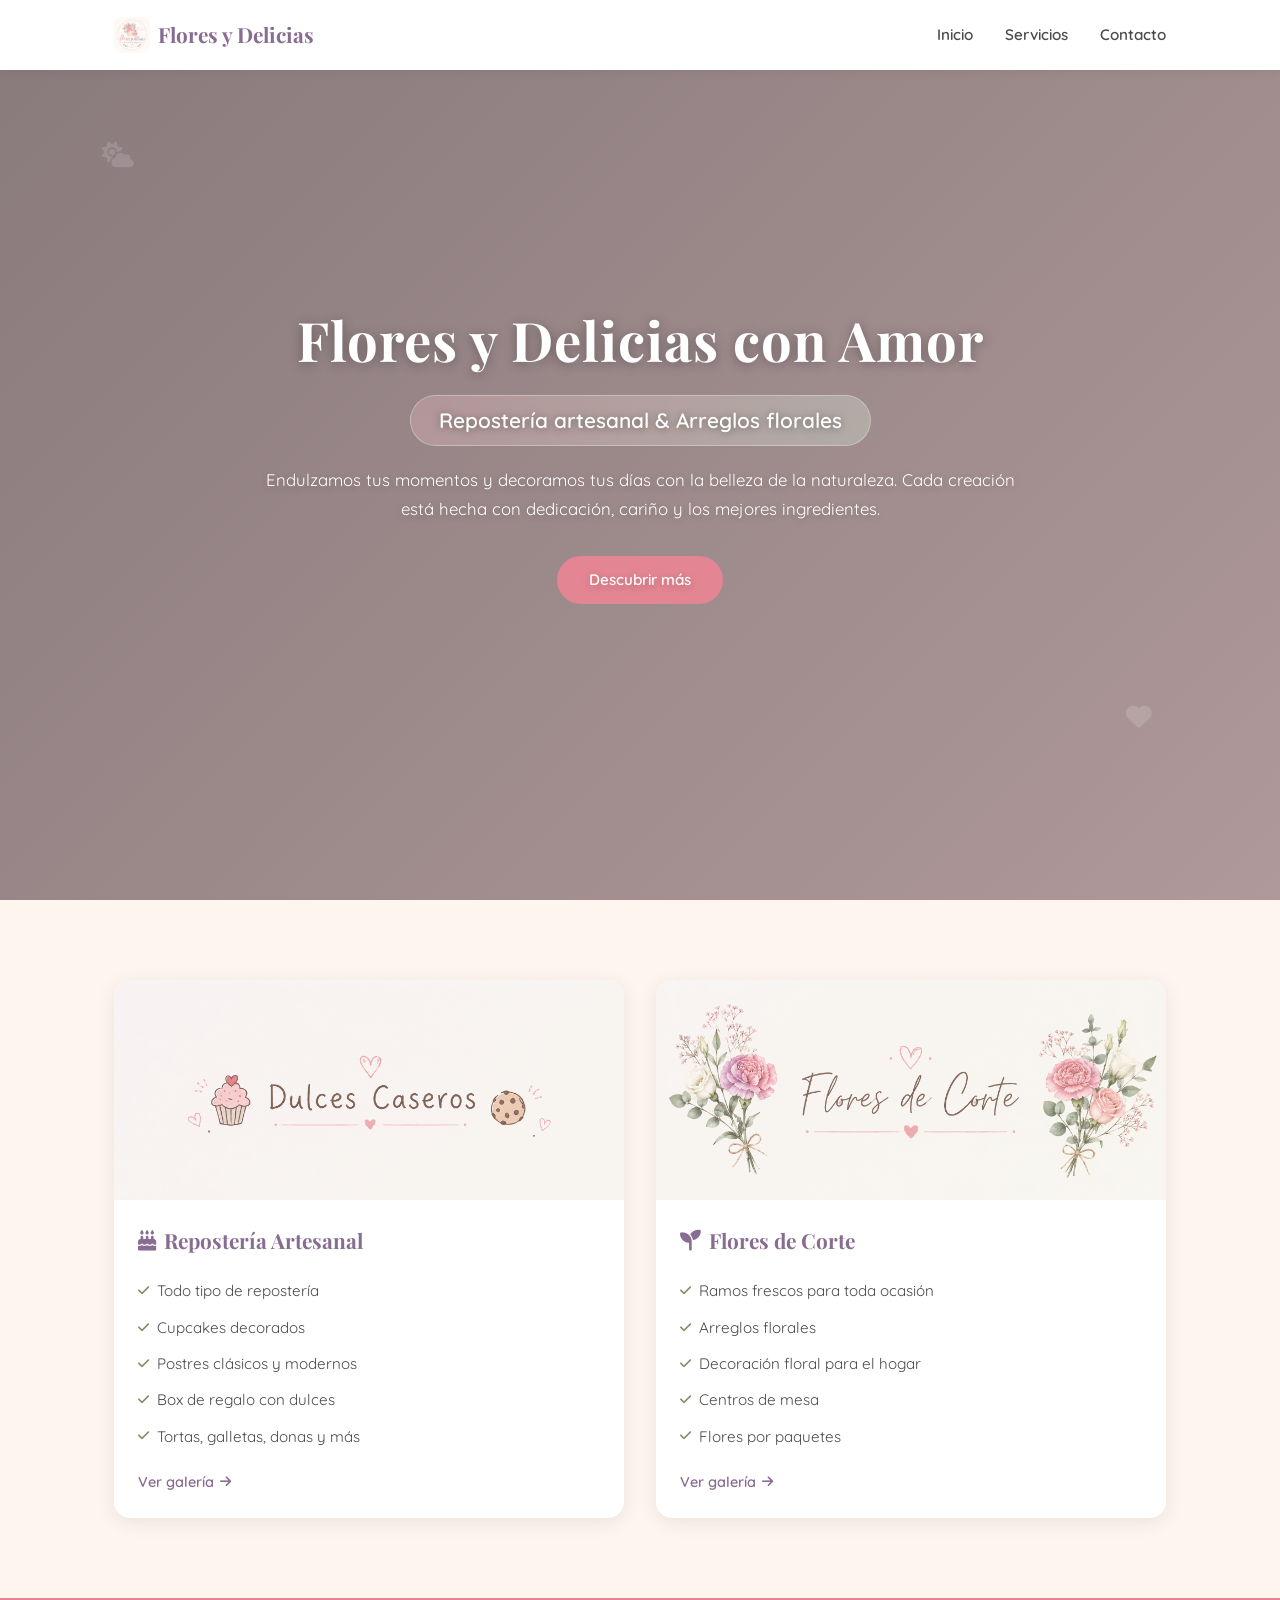
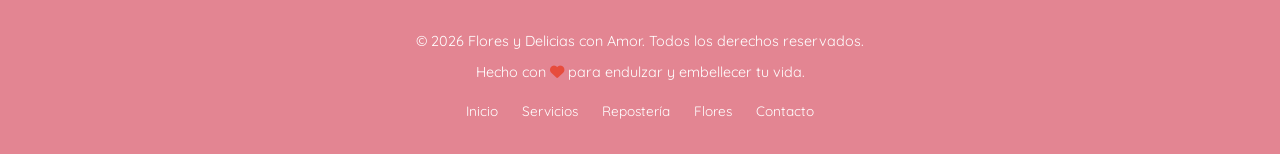
<file: index.html>
<!DOCTYPE html>
<html lang="es">

<head>
    <meta charset="UTF-8">
    <meta name="viewport" content="width=device-width, initial-scale=1.0">
    <title>Flores y Delicias con Amor</title>
    <link rel="stylesheet" href="style.css">
    <link rel="preconnect" href="https://fonts.googleapis.com">
    <link
        href="https://fonts.googleapis.com/css2?family=Playfair+Display:wght@400;700&family=Quicksand:wght@300;400;600&display=swap"
        rel="stylesheet">
    <link rel="stylesheet" href="https://cdnjs.cloudflare.com/ajax/libs/font-awesome/6.5.0/css/all.min.css">
</head>

<body>

    <header class="header">
        <nav class="nav container">
            <a href="index.html" class="nav-logo">
                <img src="img/logo.png" alt="Logo"> Flores y Delicias
            </a>
            <button class="nav-toggle" aria-label="Abrir menú">
                <i class="fas fa-bars"></i>
            </button>
            <ul class="nav-menu">
                <li><a href="index.html" class="nav-link">Inicio</a></li>
                <li><a href="servicios.html" class="nav-link">Servicios</a></li>
                <li><a href="contacto.html" class="nav-link">Contacto</a></li>
            </ul>
        </nav>
    </header>

    <section id="inicio" class="hero">
        <div class="hero-overlay"></div>
        <div class="hero-content container">
            <h1>Flores y Delicias con Amor</h1>
            <p class="hero-subtitle">Repostería artesanal &amp; Arreglos florales</p>
            <p class="hero-desc">Endulzamos tus momentos y decoramos tus días con la belleza de la naturaleza. Cada
                creación está hecha con dedicación, cariño y los mejores ingredientes.</p>
            <a href="servicios.html" class="btn">Descubrir más</a>
        </div>
    </section>


    <section class="section">
        <div class="container">
            <div class="cards">
                <a href="reposteria.html" class="card-link">
                    <div class="card">
                        <div class="card-img">
                            <img src="img/dulces.png" alt="Repostería artesanal">
                        </div>
                        <div class="card-body">
                            <h3><i class="fas fa-birthday-cake"></i> Repostería Artesanal</h3>
                            <ul>
                                <li>Todo tipo de repostería</li>
                                <li>Cupcakes decorados</li>
                                <li>Postres clásicos y modernos</li>
                                <li>Box de regalo con dulces</li>
                                <li>Tortas, galletas, donas y más</li>
                            </ul>
                            <span class="card-cta">Ver galería <i class="fas fa-arrow-right"></i></span>
                        </div>
                    </div>
                </a>
                <a href="flores.html" class="card-link">
                    <div class="card">
                        <div class="card-img">
                            <img src="img/flores.png" alt="Flores de corte">
                        </div>
                        <div class="card-body">
                            <h3><i class="fas fa-seedling"></i> Flores de Corte</h3>
                            <ul>
                                <li>Ramos frescos para toda ocasión</li>
                                <li>Arreglos florales</li>
                                <li>Decoración floral para el hogar</li>
                                <li>Centros de mesa</li>
                                <li>Flores por paquetes</li>
                            </ul>
                            <span class="card-cta">Ver galería <i class="fas fa-arrow-right"></i></span>
                        </div>
                    </div>
                </a>
            </div>

        </div>
    </section>


    <footer class="footer">
        <div class="container footer-content">
            <p>&copy; 2026 Flores y Delicias con Amor. Todos los derechos reservados.</p>
            <p>Hecho con <i class="fas fa-heart"></i> para endulzar y embellecer tu vida.</p>
            <div class="footer-links">
                <a href="index.html">Inicio</a>
                <a href="servicios.html">Servicios</a>
                <a href="reposteria.html">Repostería</a>
                <a href="flores.html">Flores</a>
                <a href="contacto.html">Contacto</a>
            </div>
        </div>
    </footer>

    <script src="script.js"></script>
</body>

</html>
</file>
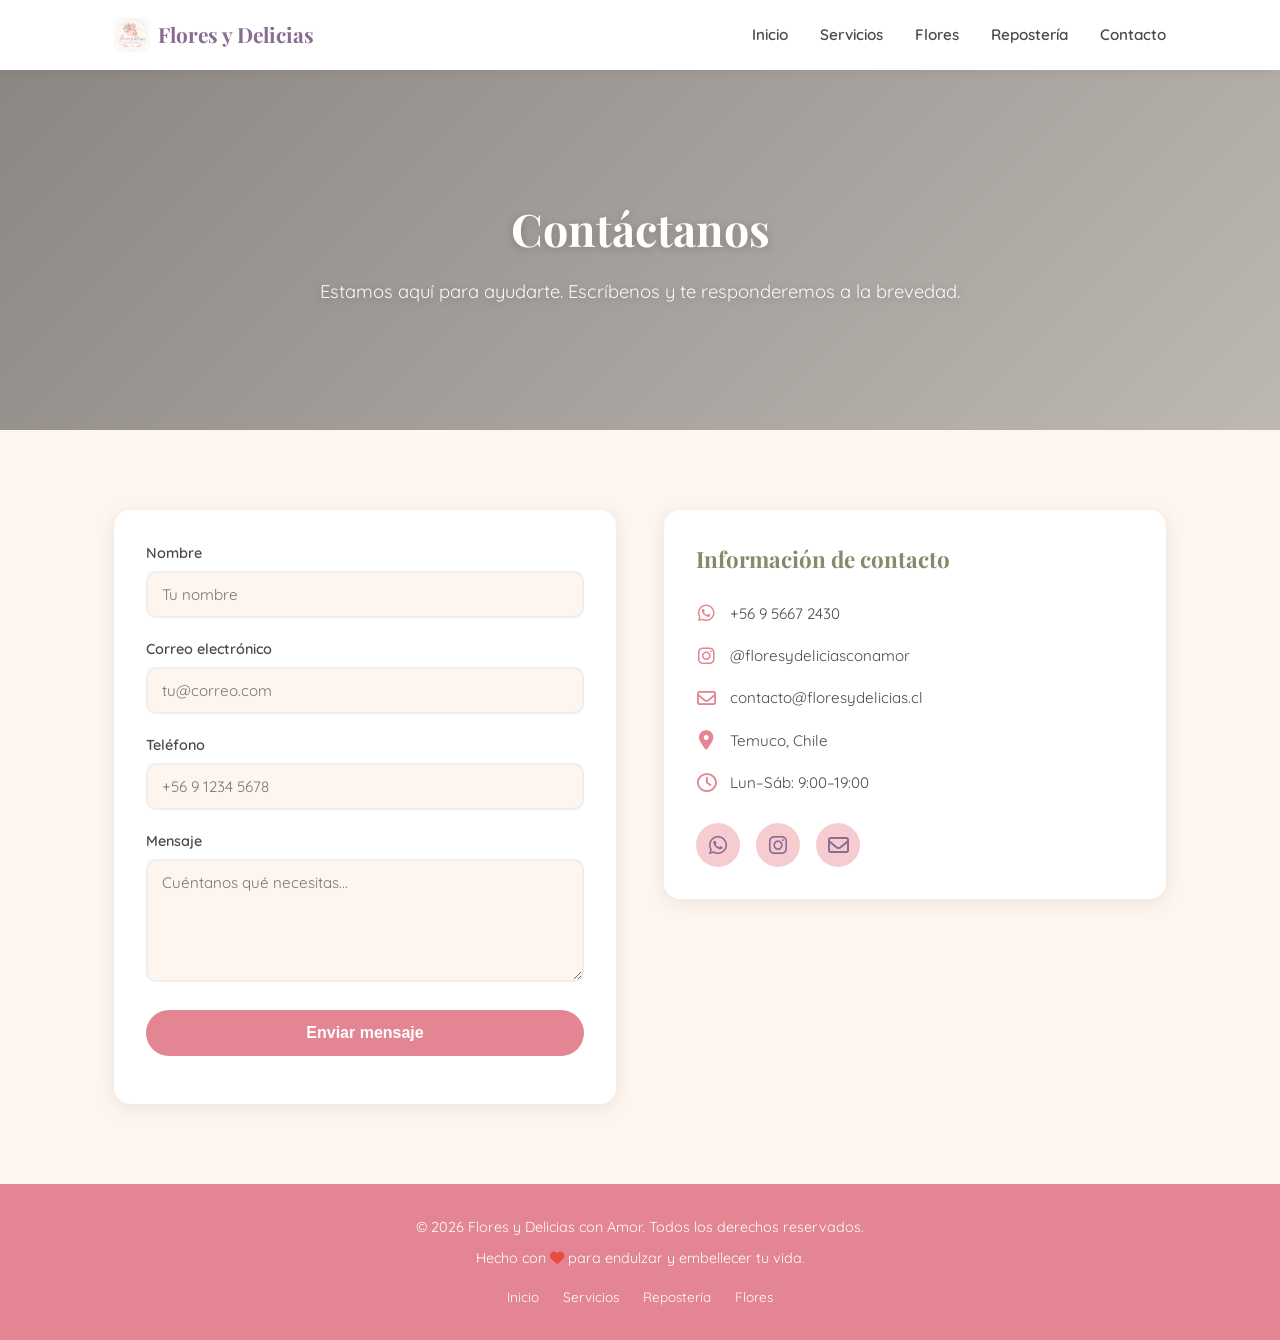
<file: contacto.html>
<!DOCTYPE html>
<html lang="es">

<head>
  <meta charset="UTF-8">
  <meta name="viewport" content="width=device-width, initial-scale=1.0">
  <title>Contacto - Flores y Delicias con Amor</title>
  <link rel="stylesheet" href="style.css">
  <link rel="preconnect" href="https://fonts.googleapis.com">
  <link
    href="https://fonts.googleapis.com/css2?family=Playfair+Display:wght@400;700&family=Quicksand:wght@300;400;600&display=swap"
    rel="stylesheet">
  <link rel="stylesheet" href="https://cdnjs.cloudflare.com/ajax/libs/font-awesome/6.5.0/css/all.min.css">
</head>

<body>

  <header class="header">
    <nav class="nav container">
      <a href="index.html" class="nav-logo">
        <img src="img/logo.png" alt="Logo"> Flores y Delicias
      </a>
      <button class="nav-toggle" aria-label="Abrir menú">
        <i class="fas fa-bars"></i>
      </button>
      <ul class="nav-menu">
        <li><a href="index.html#inicio" class="nav-link">Inicio</a></li>
        <li><a href="servicios.html" class="nav-link">Servicios</a></li>
        <li><a href="flores.html" class="nav-link">Flores</a></li>
        <li><a href="reposteria.html" class="nav-link">Repostería</a></li>
        <li><a href="#contacto" class="nav-link">Contacto</a></li>
      </ul>
    </nav>
  </header>

  <section class="page-hero page-hero-contacto">
    <div class="page-hero-overlay"></div>
    <div class="page-hero-content container">
      <h1>Contáctanos</h1>
      <p>Estamos aquí para ayudarte. Escríbenos y te responderemos a la brevedad.</p>
    </div>
  </section>

  <section id="contacto" class="section">
    <div class="container">
      <div class="contact-wrapper">
        <form id="contact-form" class="contact-form">
          <div class="form-group">
            <label for="nombre">Nombre</label>
            <input type="text" id="nombre" name="nombre" placeholder="Tu nombre" required>
          </div>
          <div class="form-group">
            <label for="email">Correo electrónico</label>
            <input type="email" id="email" name="email" placeholder="tu@correo.com" required>
          </div>
          <div class="form-group">
            <label for="telefono">Teléfono</label>
            <input type="tel" id="telefono" name="telefono" placeholder="+56 9 1234 5678">
          </div>
          <div class="form-group">
            <label for="mensaje">Mensaje</label>
            <textarea id="mensaje" name="mensaje" rows="5" placeholder="Cuéntanos qué necesitas..." required></textarea>
          </div>
          <button type="submit" class="btn btn-submit">Enviar mensaje</button>
          <p id="form-feedback" class="form-feedback"></p>
        </form>
        <div class="contact-info">
          <h3>Información de contacto</h3>
          <div class="info-item">
            <i class="fab fa-whatsapp"></i>
            <span>+56 9 5667 2430</span>
          </div>
          <div class="info-item">
            <i class="fab fa-instagram"></i>
            <span>@floresydeliciasconamor</span>
          </div>
          <div class="info-item">
            <i class="far fa-envelope"></i>
            <span>contacto@floresydelicias.cl</span>
          </div>
          <div class="info-item">
            <i class="fas fa-map-marker-alt"></i>
            <span>Temuco, Chile</span>
          </div>
          <div class="info-item">
            <i class="far fa-clock"></i>
            <span>Lun–Sáb: 9:00–19:00</span>
          </div>
          <div class="info-social">
            <a href="https://wa.me/56956672430" target="_blank" rel="noopener" aria-label="WhatsApp"><i
                class="fab fa-whatsapp"></i></a>
            <a href="https://instagram.com/floresydeliciasconamor" target="_blank" rel="noopener"
              aria-label="Instagram"><i class="fab fa-instagram"></i></a>
            <a href="mailto:contacto@floresydelicias.cl" aria-label="Correo"><i class="far fa-envelope"></i></a>
          </div>
        </div>
      </div>
    </div>
  </section>

  <footer class="footer">
    <div class="container footer-content">
      <p>&copy; 2026 Flores y Delicias con Amor. Todos los derechos reservados.</p>
      <p>Hecho con <i class="fas fa-heart"></i> para endulzar y embellecer tu vida.</p>
      <div class="footer-links">
        <a href="index.html">Inicio</a>
        <a href="servicios.html">Servicios</a>
        <a href="reposteria.html">Repostería</a>
        <a href="flores.html">Flores</a>
      </div>
    </div>
  </footer>

  <script src="script.js"></script>
</body>

</html>
</file>
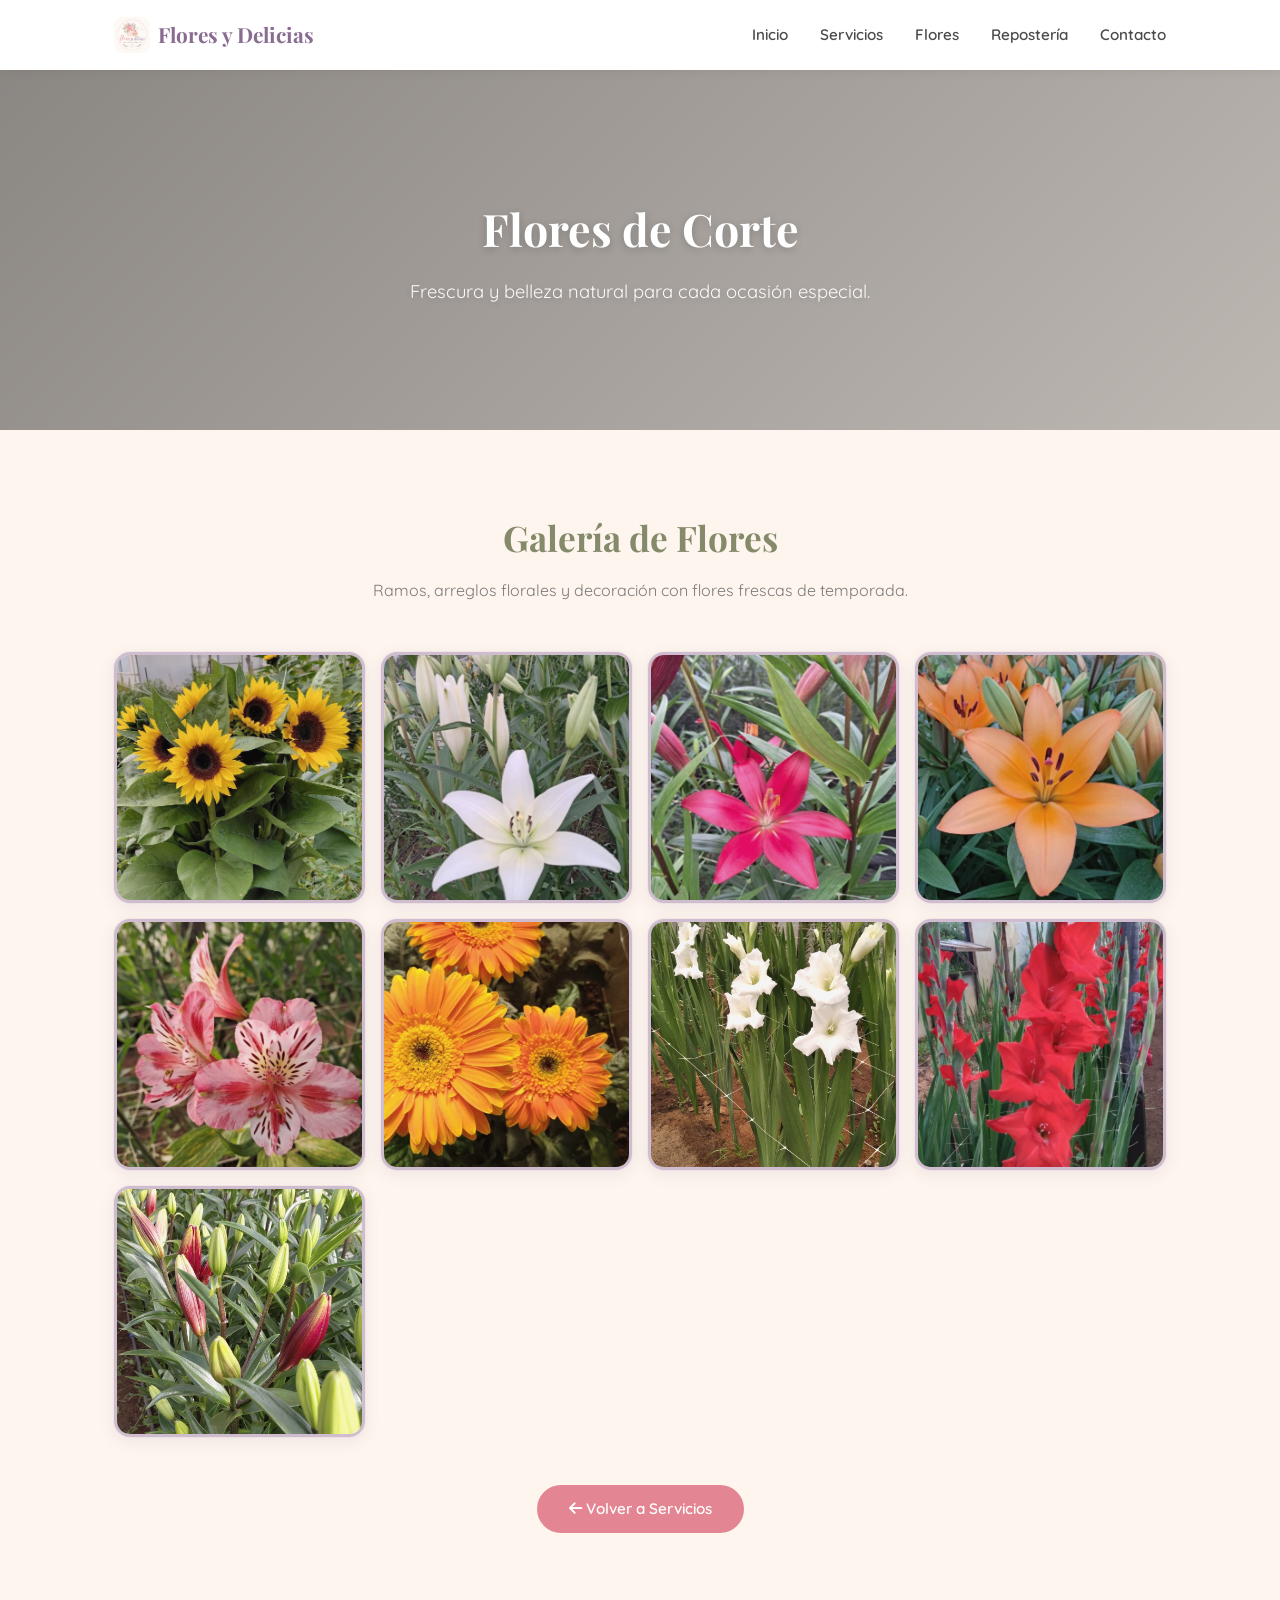
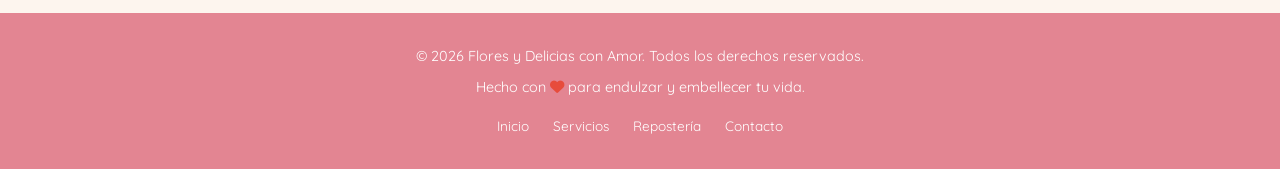
<file: flores.html>
<!DOCTYPE html>
<html lang="es">

<head>
  <meta charset="UTF-8">
  <meta name="viewport" content="width=device-width, initial-scale=1.0">
  <title>Flores de Corte - Flores y Delicias con Amor</title>
  <link rel="stylesheet" href="style.css">
  <link rel="preconnect" href="">
  <link
    href="https://fonts.googleapis.com/css2?family=Playfair+Display:wght@400;700&family=Quicksand:wght@300;400;600&display=swap"
    rel="stylesheet">
  <link rel="stylesheet" href="https://cdnjs.cloudflare.com/ajax/libs/font-awesome/6.5.0/css/all.min.css">
</head>

<body>

  <header class="header">
    <nav class="nav container">
      <a href="index.html" class="nav-logo">
        <img src="img/logo.png" alt="Logo"> Flores y Delicias
      </a>
      <button class="nav-toggle" aria-label="Abrir menú">
        <i class="fas fa-bars"></i>
      </button>
      <ul class="nav-menu">
        <li><a href="index.html#inicio" class="nav-link">Inicio</a></li>
        <li><a href="index.html#servicios" class="nav-link">Servicios</a></li>
        <li><a href="flores.html" class="nav-link">Flores</a></li>
        <li><a href="reposteria.html" class="nav-link">Repostería</a></li>
        <li><a href="contacto.html" class="nav-link">Contacto</a></li>
      </ul>
    </nav>
  </header>

  <section class="page-hero page-hero-flores">
    <div class="page-hero-overlay"></div>
    <div class="page-hero-content container">
      <h1>Flores de Corte</h1>
      <p>Frescura y belleza natural para cada ocasión especial.</p>
    </div>
  </section>

  <section class="section">
    <div class="container">
      <h2 class="section-title">Galería de Flores</h2>
      <p class="section-desc">Ramos, arreglos florales y decoración con flores frescas de temporada.</p>
      <div class="gallery">
        <div class="gallery-item">
          <img src="img/girasol.jpeg" alt="Girasoles">
          <div class="gallery-overlay"><span>Girasoles</span></div>
        </div>
        <div class="gallery-item">
          <img src="img/lilium blanco.jpeg" alt="Lirios blancos">
          <div class="gallery-overlay"><span>Lirios Blancos</span></div>
        </div>
        <div class="gallery-item">
          <img src="img/lilium rojo.jpeg" alt="Lirios rojos">
          <div class="gallery-overlay"><span>Lirios Rojos</span></div>
        </div>
        <div class="gallery-item">
          <img src="img/lilium naranjo.jpeg" alt="Lirios naranjos">
          <div class="gallery-overlay"><span>Lirios Naranjos</span></div>
        </div>
        <div class="gallery-item">
          <img src="img/astromelia.jpeg" alt="Astromelias">
          <div class="gallery-overlay"><span>Astromelias</span></div>
        </div>
        <div class="gallery-item">
          <img src="img/gerbera.jpeg" alt="Gerberas">
          <div class="gallery-overlay"><span>Gerberas</span></div>
        </div>
        <div class="gallery-item">
          <img src="img/gladeolo blanco.jpeg" alt="Gladiolos blancos">
          <div class="gallery-overlay"><span>Gladiolos Blancos</span></div>
        </div>
        <div class="gallery-item">
          <img src="img/gladeolo rojo.jpeg" alt="Gladiolos rojos">
          <div class="gallery-overlay"><span>Gladiolos Rojos</span></div>
        </div>
        <div class="gallery-item">
          <img src="img/lilium.jpeg" alt="Lirios variados">
          <div class="gallery-overlay"><span>Lirios Variados</span></div>
        </div>
      </div>
      <div class="back-link">
        <a href="index.html#servicios" class="btn"><i class="fas fa-arrow-left"></i> Volver a Servicios</a>
      </div>
    </div>
  </section>

  <footer class="footer">
    <div class="container footer-content">
      <p>&copy; 2026 Flores y Delicias con Amor. Todos los derechos reservados.</p>
      <p>Hecho con <i class="fas fa-heart"></i> para endulzar y embellecer tu vida.</p>
      <div class="footer-links">
        <a href="index.html">Inicio</a>
        <a href="index.html#servicios">Servicios</a>
        <a href="reposteria.html">Repostería</a>
        <a href="contacto.html">Contacto</a>
      </div>
    </div>
  </footer>

  <script src="script.js"></script>
</body>

</html>
</file>
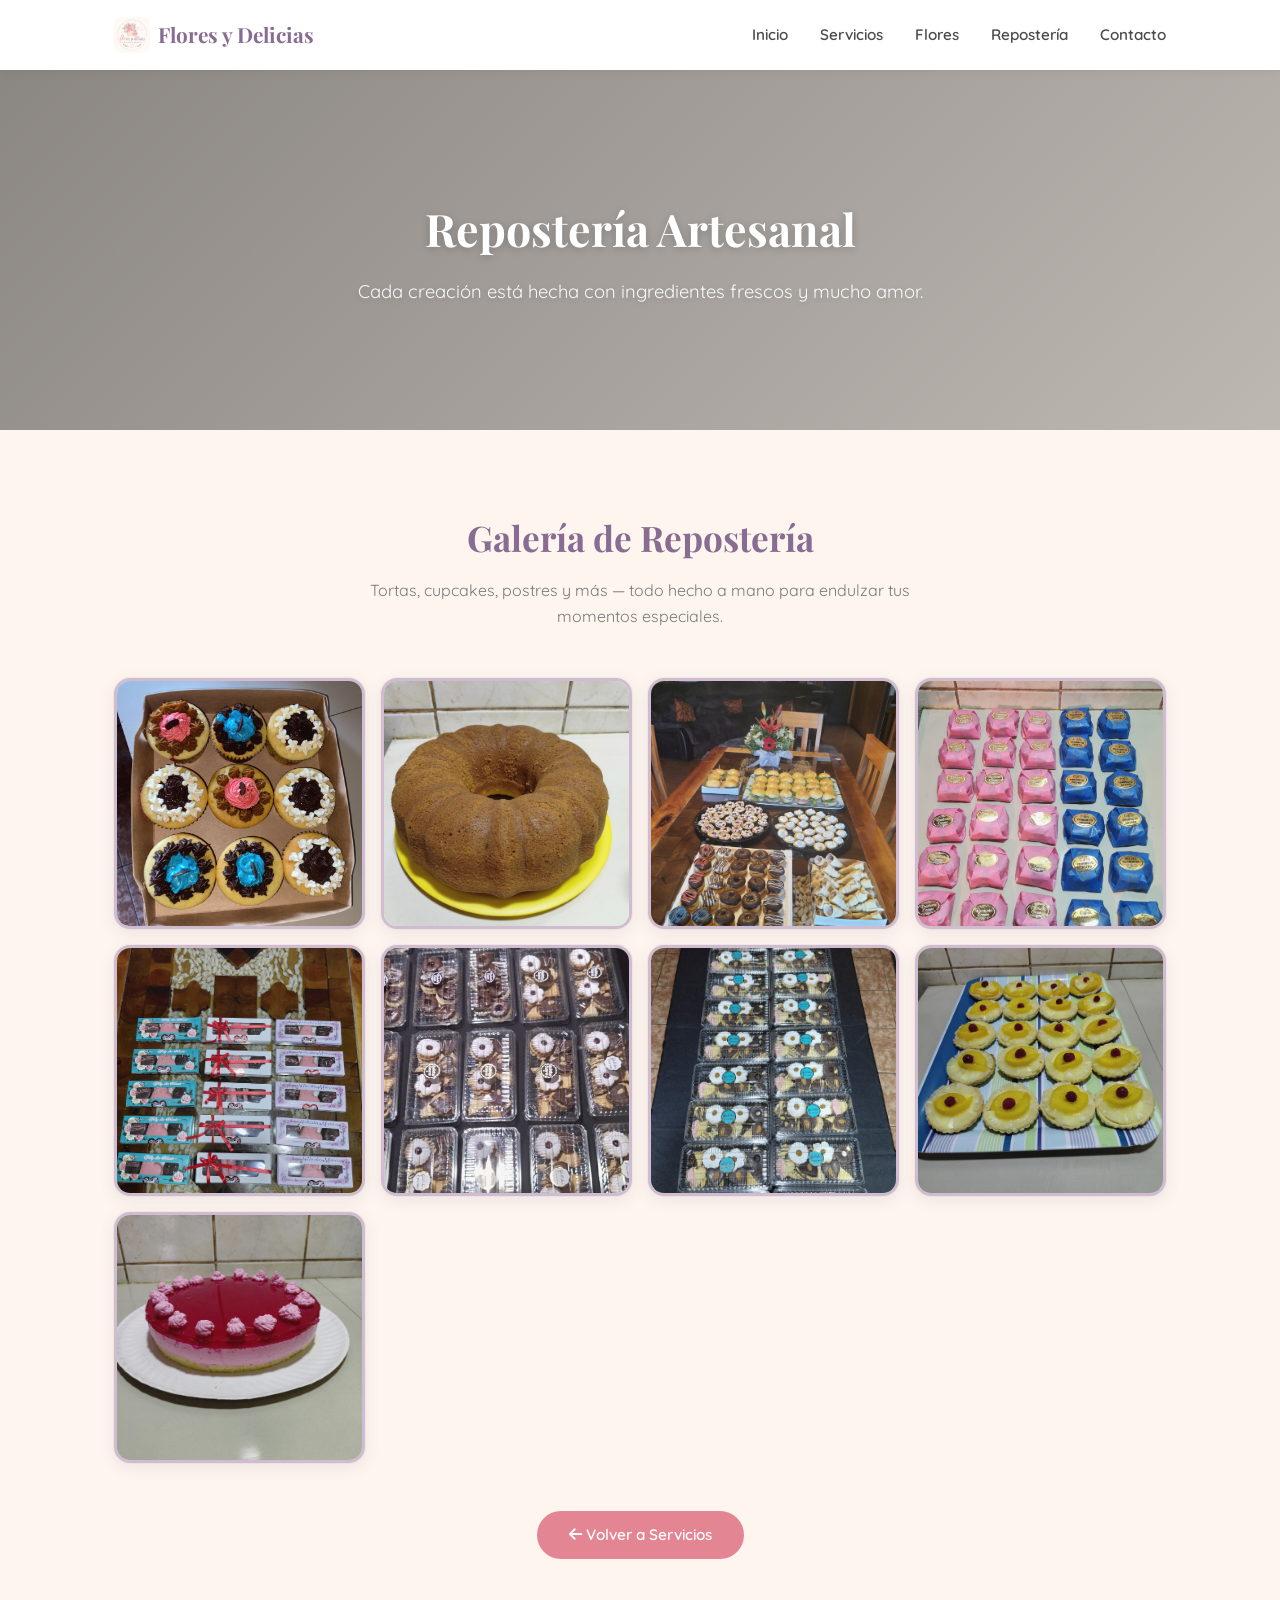
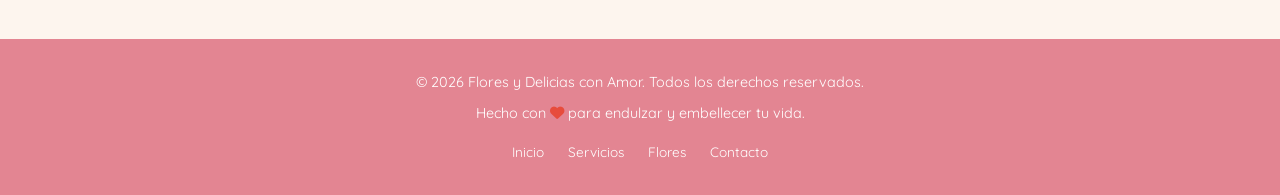
<file: reposteria.html>
<!DOCTYPE html>
<html lang="es">

<head>
  <meta charset="UTF-8">
  <meta name="viewport" content="width=device-width, initial-scale=1.0">
  <title>Repostería Artesanal - Flores y Delicias con Amor</title>
  <link rel="stylesheet" href="style.css">
  <link rel="preconnect" href="https://fonts.googleapis.com">
  <link
    href="https://fonts.googleapis.com/css2?family=Playfair+Display:wght@400;700&family=Quicksand:wght@300;400;600&display=swap"
    rel="stylesheet">
  <link rel="stylesheet" href="https://cdnjs.cloudflare.com/ajax/libs/font-awesome/6.5.0/css/all.min.css">
</head>

<body>

  <header class="header">
    <nav class="nav container">
      <a href="index.html" class="nav-logo">
        <img src="img/logo.png" alt="Logo"> Flores y Delicias
      </a>
      <button class="nav-toggle" aria-label="Abrir menú">
        <i class="fas fa-bars"></i>
      </button>
      <ul class="nav-menu">
        <li><a href="index.html#inicio" class="nav-link">Inicio</a></li>
        <li><a href="servicios.html" class="nav-link">Servicios</a></li>
        <li><a href="flores.html" class="nav-link">Flores</a></li>
        <li><a href="reposteria.html" class="nav-link">Repostería</a></li>
        <li><a href="contacto.html" class="nav-link">Contacto</a></li>
      </ul>
    </nav>
  </header>

  <section class="page-hero page-hero-reposteria">
    <div class="page-hero-overlay"></div>
    <div class="page-hero-content container">
      <h1>Repostería Artesanal</h1>
      <p>Cada creación está hecha con ingredientes frescos y mucho amor.</p>
    </div>
  </section>

  <section class="section">
    <div class="container">
      <h2 class="section-title" id="galeria-reposteria">Galería de Repostería</h2>
      <p class="section-desc">Tortas, cupcakes, postres y más — todo hecho a mano para endulzar tus momentos especiales.
      </p>
      <div class="gallery">
        <div class="gallery-item">
          <img src="img/cupcake.jpg" alt="cupcakes">
          <div class="gallery-overlay"><span>Cupcakes</span></div>
        </div>
        <div class="gallery-item">
          <img src="img/queque.jpeg" alt="Queque">
          <div class="gallery-overlay"><span>Queques</span></div>
        </div>
        <div class="gallery-item">
          <img src="img/dulces.jpeg" alt="Dulces artesanales">
          <div class="gallery-overlay"><span>Dulces Artesanales</span></div>
        </div>
        <div class="gallery-item">
          <img src="img/alfajores.jpeg" alt="Alfajores">
          <div class="gallery-overlay"><span>Alfajores</span></div>
        </div>
        <div class="gallery-item">
          <img src="img/cajita1.jpeg" alt="Box de regalo">
          <div class="gallery-overlay"><span>Box de Regalo</span></div>
        </div>
        <div class="gallery-item">
          <img src="img/cajita2.jpeg" alt="Cajita decorada">
          <div class="gallery-overlay"><span>Cajitas Decoradas</span></div>
        </div>
        <div class="gallery-item">
          <img src="img/cajita3.jpeg" alt="Cajita mix">
          <div class="gallery-overlay"><span>Cajitas Mix</span></div>
        </div>
        <div class="gallery-item">
          <img src="img/tartaleta.jpeg" alt="Tartaleta">
          <div class="gallery-overlay"><span>Tartaletas</span></div>
        </div>
        <div class="gallery-item">
          <img src="img/torta.jpeg" alt="Tortas especiales">
          <div class="gallery-overlay"><span>Tortas Especiales</span></div>
        </div>
      </div>
      <div class="back-link">
        <a href="servicios.html" class="btn"><i class="fas fa-arrow-left"></i> Volver a Servicios</a>
      </div>
    </div>
  </section>

  <footer class="footer">
    <div class="container footer-content">
      <p>&copy; 2026 Flores y Delicias con Amor. Todos los derechos reservados.</p>
      <p>Hecho con <i class="fas fa-heart"></i> para endulzar y embellecer tu vida.</p>
      <div class="footer-links">
        <a href="index.html">Inicio</a>
        <a href="servicios.html">Servicios</a>
        <a href="flores.html">Flores</a>
        <a href="contacto.html">Contacto</a>
      </div>
    </div>
  </footer>

  <script src="script.js"></script>
</body>

</html>
</file>
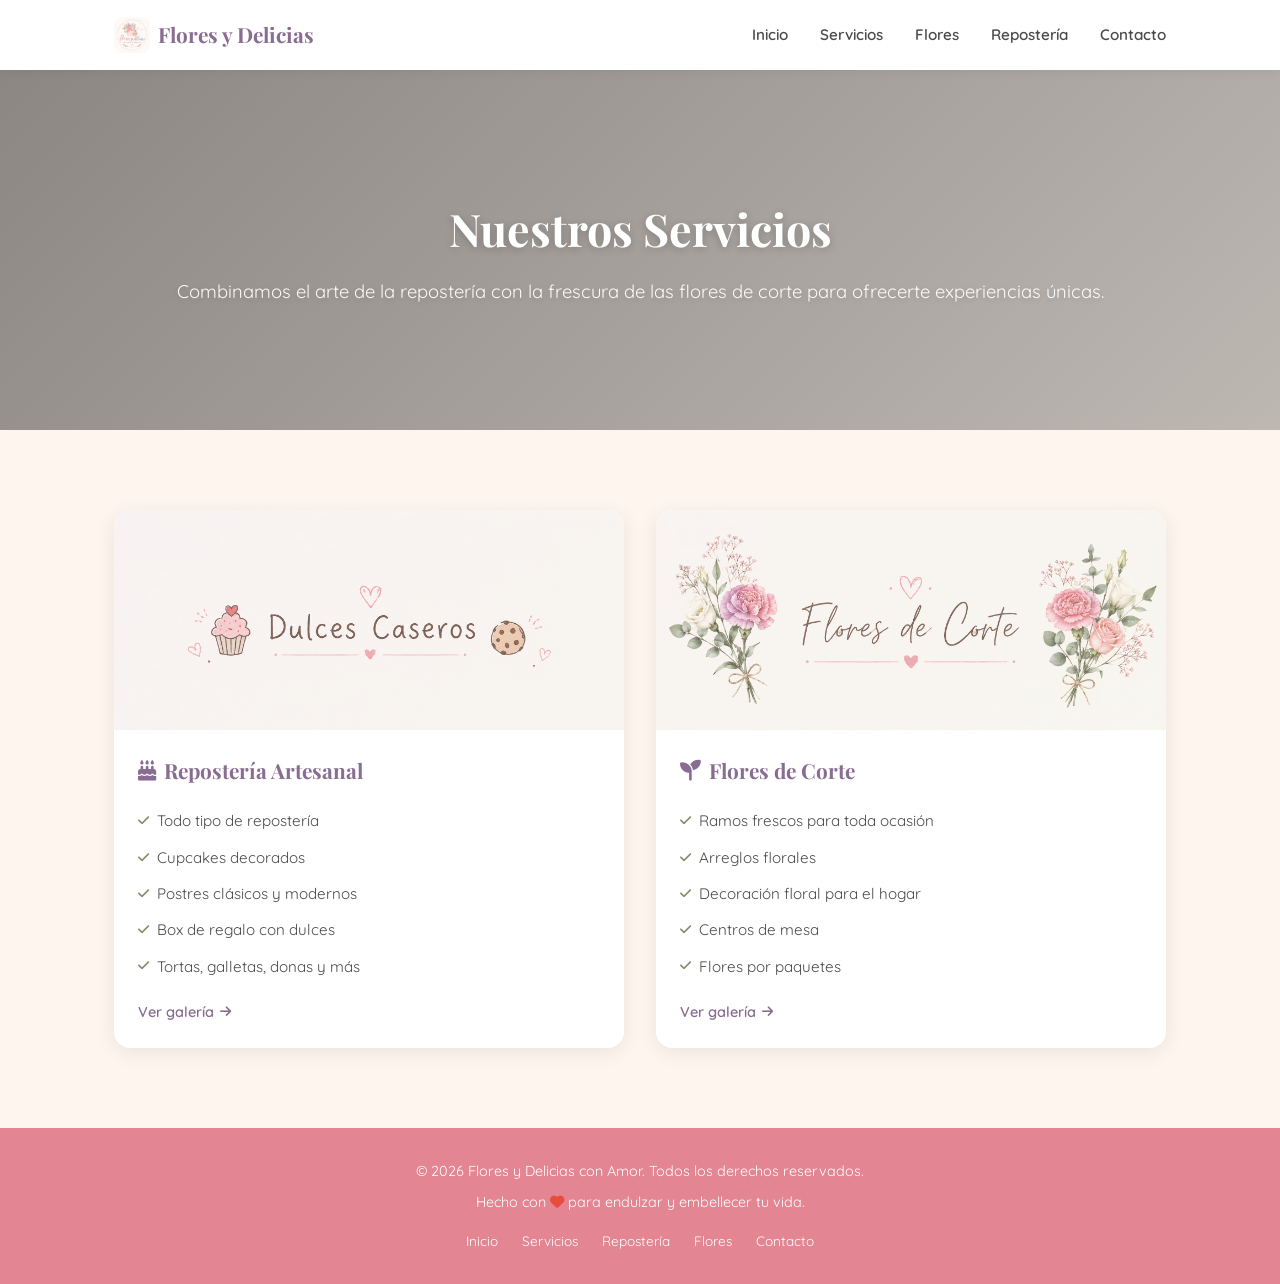
<file: servicios.html>
<!DOCTYPE html>
<html lang="es">

<head>
  <meta charset="UTF-8">
  <meta name="viewport" content="width=device-width, initial-scale=1.0">
  <title>Servicios - Flores y Delicias con Amor</title>
  <link rel="stylesheet" href="style.css">
  <link rel="preconnect" href="https://fonts.googleapis.com">
  <link
    href="https://fonts.googleapis.com/css2?family=Playfair+Display:wght@400;700&family=Quicksand:wght@300;400;600&display=swap"
    rel="stylesheet">
  <link rel="stylesheet" href="https://cdnjs.cloudflare.com/ajax/libs/font-awesome/6.5.0/css/all.min.css">
</head>

<body>

  <header class="header">
    <nav class="nav container">
      <a href="index.html" class="nav-logo">
        <img src="img/logo.png" alt="Logo"> Flores y Delicias
      </a>
      <button class="nav-toggle" aria-label="Abrir menú">
        <i class="fas fa-bars"></i>
      </button>
      <ul class="nav-menu">
        <li><a href="index.html" class="nav-link">Inicio</a></li>
        <li><a href="servicios.html" class="nav-link">Servicios</a></li>
        <li><a href="flores.html" class="nav-link">Flores</a></li>
        <li><a href="reposteria.html" class="nav-link">Repostería</a></li>
        <li><a href="contacto.html" class="nav-link">Contacto</a></li>
      </ul>
    </nav>
  </header>

  <section class="page-hero page-hero-servicios">
    <div class="page-hero-overlay"></div>
    <div class="page-hero-content container">
      <h1>Nuestros Servicios</h1>
      <p>Combinamos el arte de la repostería con la frescura de las flores de corte para ofrecerte experiencias únicas.
      </p>
    </div>
  </section>

  <section class="section">
    <div class="container">
      <div class="cards">
        <a href="reposteria.html" class="card-link">
          <div class="card">
            <div class="card-img">
              <img src="img/dulces.png" alt="Repostería artesanal">
            </div>
            <div class="card-body">
              <h3><i class="fas fa-birthday-cake"></i> Repostería Artesanal</h3>
              <ul>
                <li>Todo tipo de repostería</li>
                <li>Cupcakes decorados</li>
                <li>Postres clásicos y modernos</li>
                <li>Box de regalo con dulces</li>
                <li>Tortas, galletas, donas y más</li>
              </ul>
              <span class="card-cta">Ver galería <i class="fas fa-arrow-right"></i></span>
            </div>
          </div>
        </a>
        <a href="flores.html" class="card-link">
          <div class="card">
            <div class="card-img">
              <img src="img/flores.png" alt="Flores de corte">
            </div>
            <div class="card-body">
              <h3><i class="fas fa-seedling"></i> Flores de Corte</h3>
              <ul>
                <li>Ramos frescos para toda ocasión</li>
                <li>Arreglos florales</li>
                <li>Decoración floral para el hogar</li>
                <li>Centros de mesa</li>
                <li>Flores por paquetes</li>
              </ul>
              <span class="card-cta">Ver galería <i class="fas fa-arrow-right"></i></span>
            </div>
          </div>
        </a>
      </div>
    </div>
  </section>

  <footer class="footer">
    <div class="container footer-content">
      <p>&copy; 2026 Flores y Delicias con Amor. Todos los derechos reservados.</p>
      <p>Hecho con <i class="fas fa-heart"></i> para endulzar y embellecer tu vida.</p>
      <div class="footer-links">
        <a href="index.html">Inicio</a>
        <a href="servicios.html">Servicios</a>
        <a href="reposteria.html">Repostería</a>
        <a href="flores.html">Flores</a>
        <a href="contacto.html">Contacto</a>
      </div>
    </div>
  </footer>

  <script src="script.js"></script>
</body>

</html>
</file>
<file: style.css>
*,
*::before,
*::after {
    margin: 0;
    padding: 0;
    box-sizing: border-box;
}

:root {
    --mauve-oscuro: #684771;
    --mauve: #886C91;
    --mauve-claro: #CFBDCF;
    --sage: #858A6A;
    --sage-claro: #C1C4AA;
    --rosa: #E38592;
    --rosa-claro: #F6CCD0;
    --crema: #FDF5EE;
    --texto: #4a4a4a;
    --texto-claro: #7a7a7a;
    --blanco: #ffffff;
    --sombra: 0 4px 20px rgba(0, 0, 0, 0.08);
    --radio: 16px;
    --transicion: 0.3s ease;
}

html {
    scroll-behavior: smooth;
}

body {
    font-family: 'Quicksand', sans-serif;
    color: var(--texto);
    background-color: var(--crema);
    line-height: 1.6;
}

h1,
h2,
h3 {
    font-family: 'Playfair Display', serif;
    font-weight: 700;
}

img {
    max-width: 100%;
    height: auto;
    display: block;
}

a {
    text-decoration: none;
    color: inherit;
}

ul {
    list-style: none;
}

.container {
    max-width: 1100px;
    margin: 0 auto;
    padding: 0 24px;
}

/* ===== HEADER / NAV ===== */
.header {
    position: fixed;
    top: 0;
    left: 0;
    width: 100%;
    background: var(--blanco);
    box-shadow: 0 2px 10px rgba(0, 0, 0, 0.06);
    z-index: 1000;
}

.nav {
    display: flex;
    justify-content: space-between;
    align-items: center;
    height: 70px;
}

.nav-logo {
    font-family: 'Playfair Display', serif;
    font-size: 1.3rem;
    font-weight: 700;
    color: var(--mauve);
    display: flex;
    align-items: center;
    gap: 8px;
}

.nav-logo img {
    height: 36px;
    width: auto;
    border-radius: 8px;
}

.nav-menu {
    display: flex;
    gap: 32px;
}

.nav-link {
    font-weight: 600;
    font-size: 0.95rem;
    color: var(--texto);
    transition: color var(--transicion);
    position: relative;
}

.nav-link::after {
    content: '';
    position: absolute;
    bottom: -4px;
    left: 0;
    width: 0;
    height: 2px;
    background: var(--rosa);
    transition: width var(--transicion);
}

.nav-link:hover {
    color: var(--mauve);
}

.nav-link:hover::after {
    width: 100%;
}

.nav-toggle {
    display: none;
    background: none;
    border: none;
    font-size: 1.5rem;
    color: var(--texto);
    cursor: pointer;
    padding: 10px;
    min-width: 44px;
    min-height: 44px;
    align-items: center;
    justify-content: center;
}

/* ===== HERO ===== */
.hero {
    position: relative;
    min-height: 100vh;
    display: flex;
    align-items: center;
    justify-content: center;
    text-align: center;
    background: url('https://images.unsplash.com/photo-1561181286-d3fee7d55364?w=1600&q=80') center / cover no-repeat;
    margin-top: 0;
    animation: heroZoom 12s ease-in-out infinite alternate;
}

@keyframes heroZoom {
    0% {
        background-size: 100%;
    }

    100% {
        background-size: 110%;
    }
}

.hero-overlay {
    position: absolute;
    inset: 0;
    background: linear-gradient(135deg, rgba(40, 20, 30, 0.55), rgba(80, 40, 50, 0.45));
}

.hero-content {
    position: relative;
    z-index: 1;
    color: var(--blanco);
    max-width: 800px;
    text-shadow: 0 2px 8px rgba(0, 0, 0, 0.2);
}

.hero::before,
.hero::after {
    content: '\f004';
    font-family: 'Font Awesome 6 Free';
    font-weight: 900;
    position: absolute;
    z-index: 1;
    font-size: 1.6rem;
    opacity: 0.15;
    color: #fff;
    animation: floatDecor 6s ease-in-out infinite;
    pointer-events: none;
}

.hero::before {
    top: 15%;
    left: 8%;
    animation-delay: 0s;
    content: '\f6c4';
}

.hero::after {
    bottom: 18%;
    right: 10%;
    animation-delay: 3s;
    content: '\f004';
}

@keyframes floatDecor {

    0%,
    100% {
        transform: translateY(0) rotate(0deg);
        opacity: 0.15;
    }

    50% {
        transform: translateY(-20px) rotate(8deg);
        opacity: 0.25;
    }
}

.hero-content h1 {
    font-size: 3.4rem;
    margin-bottom: 12px;
    letter-spacing: 1px;
    text-shadow: 0 2px 12px rgba(0, 0, 0, 0.3);
    animation: fadeInUp 0.8s ease-out;
}

.hero-subtitle {
    font-size: 1.3rem;
    font-weight: 600;
    margin-bottom: 20px;
    display: inline-block;
    padding: 8px 28px;
    background: linear-gradient(135deg, rgba(232, 180, 184, 0.35), rgba(212, 233, 214, 0.35));
    backdrop-filter: blur(4px);
    border-radius: 50px;
    border: 1px solid rgba(255, 255, 255, 0.3);
    color: #fff;
    text-shadow: 0 1px 8px rgba(0, 0, 0, 0.4);
    animation: fadeInUp 0.8s ease-out 0.15s backwards;
}

@keyframes fadeInUp {
    from {
        opacity: 0;
        transform: translateY(20px);
    }

    to {
        opacity: 1;
        transform: translateY(0);
    }
}

.hero-desc {
    font-size: 1.05rem;
    line-height: 1.7;
    margin-bottom: 32px;
    animation: fadeInUp 0.8s ease-out 0.3s backwards;
}

.hero-content .btn {
    animation: fadeInUp 0.8s ease-out 0.45s backwards;
}

/* ===== BUTTONS ===== */
.btn {
    display: inline-block;
    padding: 12px 32px;
    background: var(--rosa);
    color: var(--blanco);
    border-radius: 50px;
    font-weight: 600;
    font-size: 0.95rem;
    border: none;
    cursor: pointer;
    transition: background var(--transicion), transform var(--transicion);
}

.btn:hover {
    background: var(--mauve);
    transform: translateY(-2px);
}

/* ===== SECTIONS ===== */
.section {
    padding: 80px 0;
}

.section-alt {
    background: var(--rosa-claro);
}

.section-title {
    text-align: center;
    font-size: 2.2rem;
    color: var(--sage);
    margin-bottom: 12px;
}

#galeria-reposteria {
    color: var(--mauve);
}

.section-desc {
    text-align: center;
    color: var(--texto-claro);
    max-width: 600px;
    margin: 0 auto 48px;
    font-size: 1rem;
}

/* ===== CARDS ===== */
.cards {
    display: grid;
    grid-template-columns: repeat(auto-fit, minmax(300px, 1fr));
    gap: 32px;
}

.card {
    background: var(--blanco);
    border-radius: var(--radio);
    overflow: hidden;
    box-shadow: var(--sombra);
    transition: transform var(--transicion), box-shadow var(--transicion);
}

.card:hover {
    transform: translateY(-6px);
    box-shadow: 0 8px 30px rgba(0, 0, 0, 0.12);
}

.card-img {
    height: 220px;
    overflow: hidden;
    position: relative;
}

.card-img::after {
    content: '';
    position: absolute;
    inset: 0;
    background: linear-gradient(135deg, rgba(136, 108, 145, 0.06), rgba(133, 138, 106, 0.06));
    z-index: 1;
    pointer-events: none;
    transition: opacity 0.3s ease;
}

.card:hover .card-img::after {
    opacity: 0;
}

.card-img img {
    width: 100%;
    height: 100%;
    object-fit: cover;
    transition: transform 0.5s ease, filter 0.4s ease;
    filter: saturate(0.9) brightness(1.02);
}

.card:hover .card-img img {
    transform: scale(1.08);
    filter: saturate(1.05) brightness(1.05);
}

.card-body {
    padding: 24px;
}

.card-body h3 {
    font-size: 1.3rem;
    margin-bottom: 16px;
    color: var(--mauve);
    display: flex;
    align-items: center;
    gap: 8px;
}

.card-body li {
    padding: 6px 0;
    font-size: 0.95rem;
    display: flex;
    align-items: center;
    gap: 8px;
}

.card-body li::before {
    content: '\f00c';
    font-family: 'Font Awesome 6 Free';
    font-weight: 900;
    color: var(--sage);
    font-size: 0.8rem;
}

.card-link {
    display: block;
    color: inherit;
}

.card-link:hover .card {
    transform: translateY(-6px);
    box-shadow: 0 8px 30px rgba(0, 0, 0, 0.12);
}

.card-link:hover .card-img img {
    transform: scale(1.08);
}

.card-cta {
    margin-top: 16px;
    font-weight: 600;
    color: var(--mauve);
    font-size: 0.9rem;
    display: flex;
    align-items: center;
    gap: 6px;
}

.card-cta i {
    font-size: 0.8rem;
    transition: transform var(--transicion);
}

.card-link:hover .card-cta i {
    transform: translateX(4px);
}

/* ===== EXTRA INFO ===== */
.extra-info {
    text-align: center;
    margin-top: 40px;
    padding: 20px;
    background: var(--sage-claro);
    border-radius: var(--radio);
    font-weight: 500;
}

.extra-info i {
    margin-right: 8px;
    color: var(--sage);
}

/* ===== GALERÍA ===== */
.gallery {
    display: grid;
    grid-template-columns: repeat(auto-fit, minmax(250px, 1fr));
    gap: 16px;
}

.gallery-item {
    position: relative;
    border-radius: var(--radio);
    overflow: hidden;
    cursor: pointer;
    aspect-ratio: 1 / 1;
    border: 3px solid var(--mauve-claro);
    box-shadow: 0 4px 16px rgba(136, 108, 145, 0.12), 0 0 0 1px rgba(136, 108, 145, 0.06);
    transition: box-shadow 0.3s ease, border-color 0.3s ease;
}

.gallery-item::before {
    content: '';
    position: absolute;
    inset: 0;
    background: linear-gradient(135deg, rgba(136, 108, 145, 0.08), rgba(133, 138, 106, 0.08));
    z-index: 1;
    pointer-events: none;
    transition: opacity 0.3s ease;
}

.gallery-item:hover {
    border-color: var(--mauve);
    box-shadow: 0 8px 28px rgba(136, 108, 145, 0.2);
}

.gallery-item:hover::before {
    opacity: 0;
}

.gallery-item img {
    width: 100%;
    height: 100%;
    object-fit: cover;
    transition: transform 0.5s ease, filter 0.4s ease;
    filter: saturate(0.9) brightness(1.02) contrast(1.02);
}

.gallery-item:hover img {
    transform: scale(1.08);
    filter: saturate(1.05) brightness(1.05);
}

.gallery-overlay {
    position: absolute;
    inset: 0;
    background: rgba(136, 108, 145, 0.7);
    display: flex;
    align-items: center;
    justify-content: center;
    opacity: 0;
    transition: opacity var(--transicion);
}

.gallery-item:hover .gallery-overlay {
    opacity: 1;
}

.gallery-overlay span {
    color: var(--blanco);
    font-weight: 600;
    font-size: 1.1rem;
    text-shadow: 0 1px 4px rgba(0, 0, 0, 0.2);
}

/* ===== PAGE HERO (pages internas) ===== */
.page-hero {
    position: relative;
    min-height: 40vh;
    display: flex;
    align-items: center;
    justify-content: center;
    text-align: center;
    margin-top: 70px;
}

.page-hero-reposteria {
  background: url('https://images.unsplash.com/photo-1488477181946-6428a0291777?w=1600&q=80') center / cover no-repeat;
}

.page-hero-flores {
  background: url('https://images.unsplash.com/photo-1563241527-3004b7be0ffd?w=1600&q=80') center / cover no-repeat;
}

.page-hero-contacto {
    background: url('https://images.unsplash.com/photo-1597848212624-a19eb35e2651?w=1600&q=80') center / cover no-repeat;
}

.page-hero-servicios {
    background: url('https://images.unsplash.com/photo-1561181286-d3fee7d55364?w=1600&q=80') center / cover no-repeat;
}

.page-hero-overlay {
    position: absolute;
    inset: 0;
    background: linear-gradient(135deg, rgba(0, 0, 0, 0.45), rgba(0, 0, 0, 0.25));
}

.page-hero-content {
    position: relative;
    z-index: 1;
    color: var(--blanco);
    text-shadow: 0 2px 8px rgba(0, 0, 0, 0.2);
}

.page-hero-content h1 {
    font-size: 2.8rem;
    margin-bottom: 12px;
}

.page-hero-content p {
    font-size: 1.15rem;
    opacity: 0.95;
}

/* ===== BACK LINK ===== */
.back-link {
    text-align: center;
    margin-top: 48px;
}

/* ===== CONTACTO ===== */
.contact-wrapper {
    display: grid;
    grid-template-columns: 1fr 1fr;
    gap: 48px;
    align-items: start;
}

.contact-form {
    background: var(--blanco);
    padding: 32px;
    border-radius: var(--radio);
    box-shadow: var(--sombra);
}

.form-group {
    margin-bottom: 20px;
}

.form-group label {
    display: block;
    font-weight: 600;
    font-size: 0.9rem;
    margin-bottom: 6px;
    color: var(--texto);
}

.form-group input,
.form-group textarea {
    width: 100%;
    padding: 12px 14px;
    border: 2px solid #eee;
    border-radius: 10px;
    font-family: 'Quicksand', sans-serif;
    font-size: 0.95rem;
    transition: border-color var(--transicion);
    background: var(--crema);
}

.form-group input:focus,
.form-group textarea:focus {
    outline: none;
    border-color: var(--rosa);
}

.btn-submit {
    width: 100%;
    font-size: 1rem;
    padding: 14px;
}

.form-feedback {
    margin-top: 16px;
    text-align: center;
    font-weight: 600;
    font-size: 0.9rem;
}

.form-feedback.success {
    color: var(--sage);
}

.form-feedback.error {
    color: var(--mauve);
}

/* ===== CONTACT INFO ===== */
.contact-info {
    background: var(--blanco);
    padding: 32px;
    border-radius: var(--radio);
    box-shadow: var(--sombra);
}

.contact-info h3 {
    font-size: 1.4rem;
    color: var(--sage);
    margin-bottom: 24px;
}

.info-item {
    display: flex;
    align-items: center;
    gap: 14px;
    margin-bottom: 18px;
    font-size: 0.95rem;
}

.info-item i {
    width: 20px;
    text-align: center;
    color: var(--rosa);
    font-size: 1.2rem;
}

.info-social {
    display: flex;
    gap: 16px;
    margin-top: 28px;
}

.info-social a {
    display: inline-flex;
    align-items: center;
    justify-content: center;
    width: 44px;
    height: 44px;
    border-radius: 50%;
    background: var(--rosa-claro);
    color: var(--mauve);
    font-size: 1.3rem;
    transition: background var(--transicion), color var(--transicion), transform var(--transicion);
}

.info-social a:hover {
    background: var(--rosa);
    color: var(--blanco);
    transform: scale(1.1);
}

/* ===== FOOTER ===== */
.footer {
    background: var(--rosa);
    color: var(--blanco);
    padding: 32px 0;
    text-align: center;
}

.footer-content p {
    margin-bottom: 8px;
    font-size: 0.9rem;
}

.footer-content .fa-heart {
    color: #e74c3c;
}

.footer-links {
    margin-top: 16px;
    display: flex;
    justify-content: center;
    gap: 24px;
    flex-wrap: wrap;
}

.footer-links a {
    font-size: 0.85rem;
    transition: opacity var(--transicion);
}

.footer-links a:hover {
    text-decoration: underline;
}

/* ===== RESPONSIVE ===== */
@media (max-width: 768px) {
    .nav-toggle {
        display: block;
    }

    .nav-menu {
        position: fixed;
        top: 70px;
        left: 0;
        width: 100%;
        max-height: calc(100vh - 70px);
        overflow-y: auto;
        background: var(--blanco);
        flex-direction: column;
        align-items: center;
        gap: 0;
        padding: 16px 0;
        box-shadow: 0 4px 12px rgba(0, 0, 0, 0.08);
        transform: translateY(-110%);
        transition: transform var(--transicion);
        z-index: 999;
    }

    .nav-menu.active {
        transform: translateY(0);
    }

    .nav-menu li {
        width: 100%;
        text-align: center;
    }

    .nav-link {
        display: block;
        padding: 14px 0;
    }

    .hero-content h1 {
        font-size: 2.2rem;
    }

    .hero-subtitle {
        font-size: 0.95rem;
        padding: 6px 18px;
    }

    .hero-desc {
        font-size: 0.95rem;
    }

    .section {
        padding: 56px 0;
    }

    .section-title {
        font-size: 1.7rem;
    }

    .contact-wrapper {
        grid-template-columns: 1fr;
    }

    .cards {
        grid-template-columns: 1fr;
    }

    .gallery {
        grid-template-columns: repeat(2, 1fr);
    }
}

@media (max-width: 480px) {
    .gallery {
        grid-template-columns: 1fr;
    }

    .hero-content h1 {
        font-size: 1.8rem;
    }

    .hero-subtitle {
        font-size: 0.85rem;
        padding: 5px 14px;
    }

    .nav-logo {
        font-size: 1.1rem;
    }
}

@media (max-width: 360px) {
    .container {
        padding: 0 16px;
    }

    .nav-logo {
        font-size: 0.95rem;
    }

    .nav-logo img {
        height: 30px;
    }

    .nav-link {
        font-size: 0.9rem;
        padding: 12px 0;
    }
}
</file>
